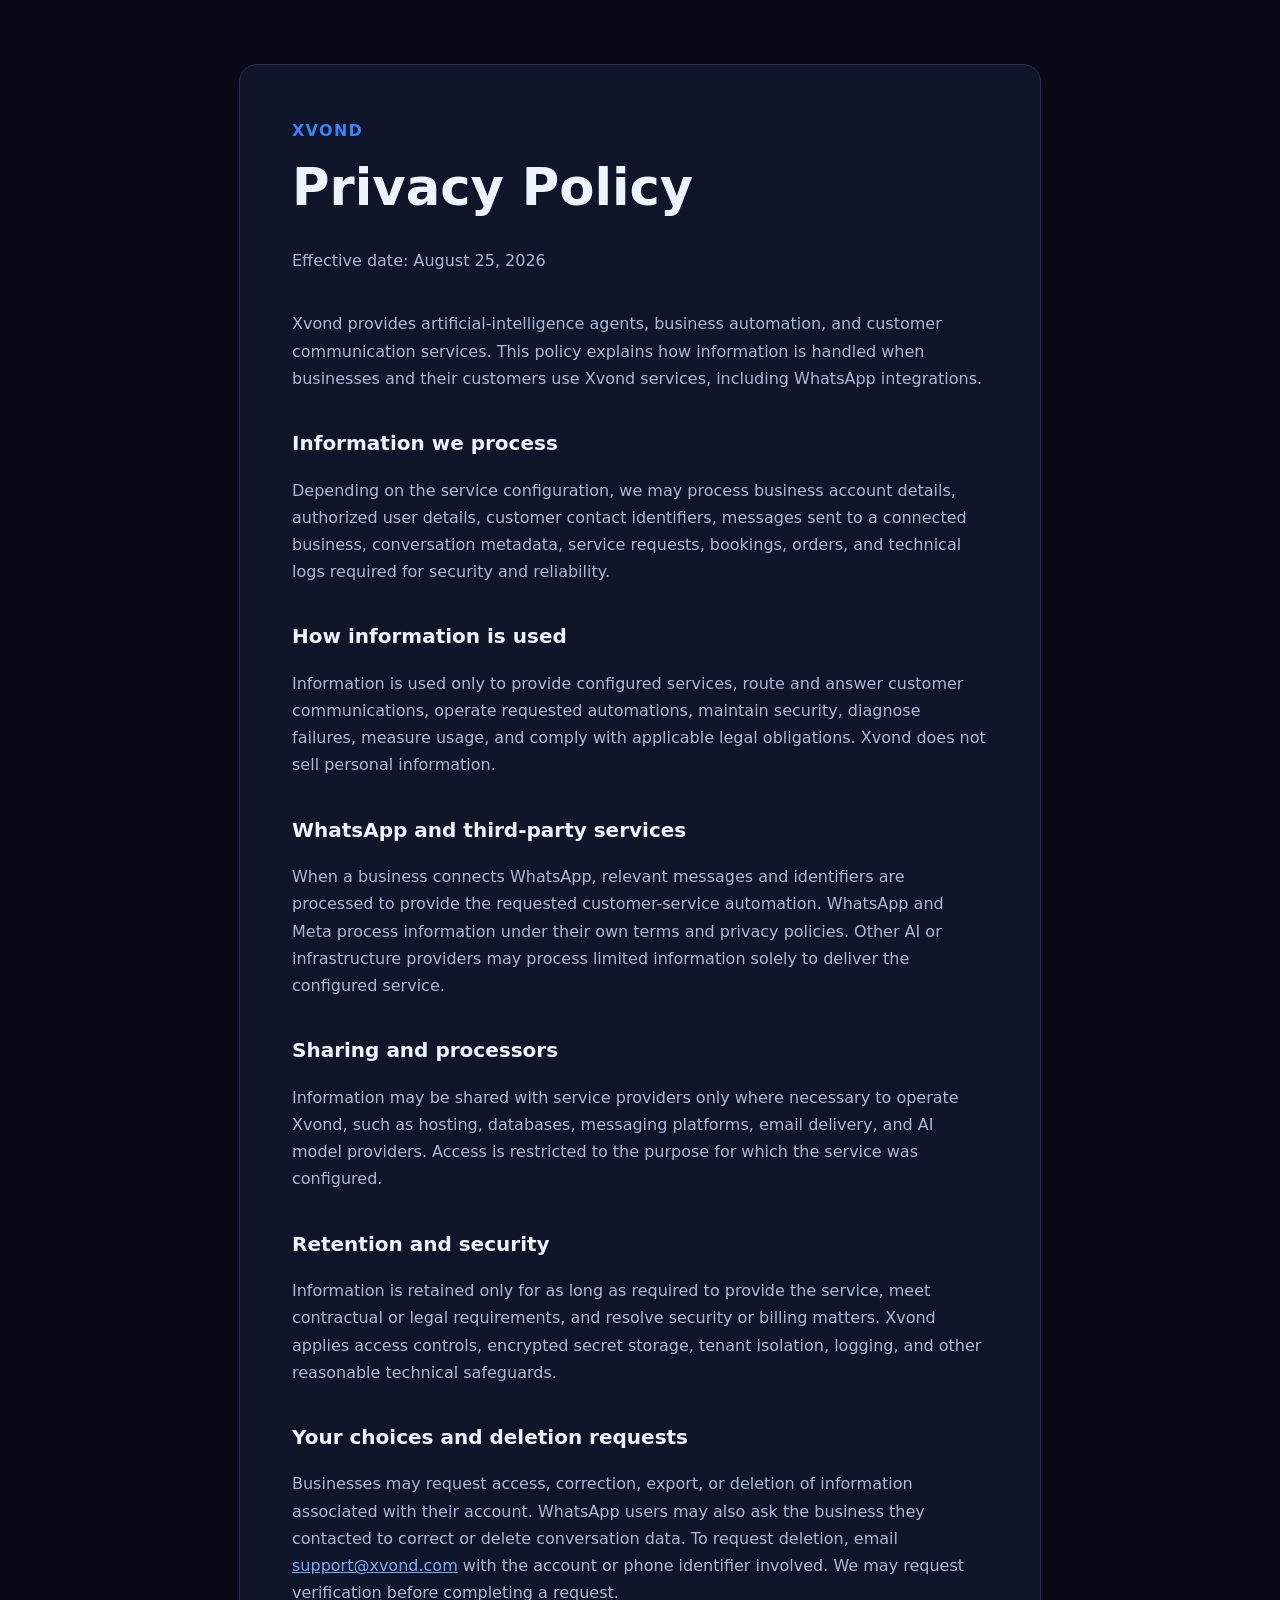
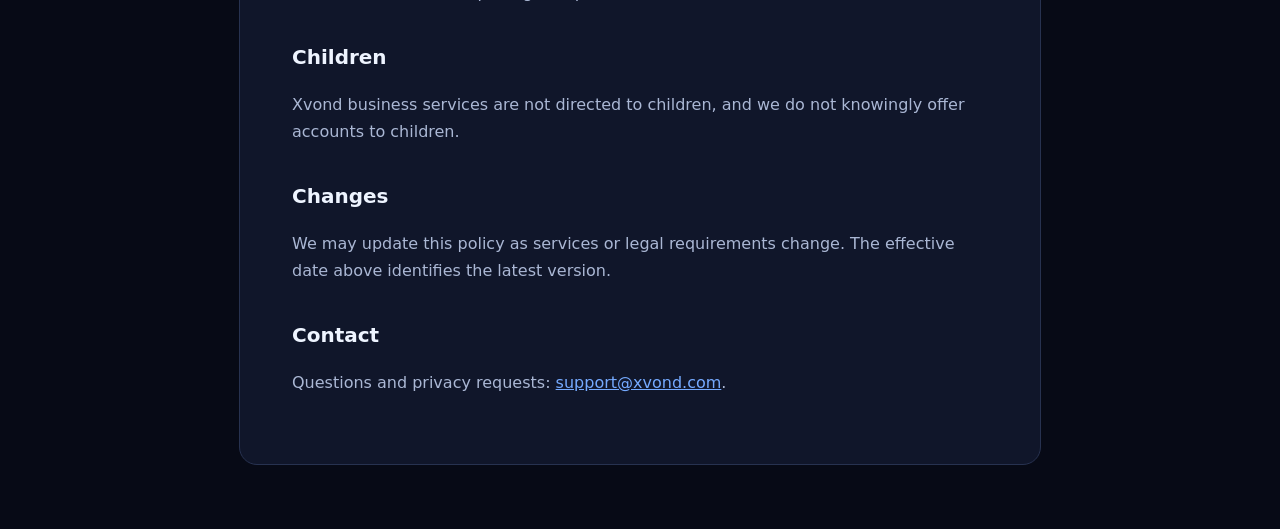
<file: frontend/privacy.html>
<!doctype html>
<html lang="en">
<head>
  <meta charset="utf-8">
  <meta name="viewport" content="width=device-width,initial-scale=1">
  <meta name="robots" content="noindex,follow">
  <title>Privacy Policy | Xvond</title>
  <style>
    :root{color-scheme:dark;--bg:#070a16;--card:#10162a;--text:#eef4ff;--muted:#aab7d4;--accent:#3b82f6;--line:#273250}
    *{box-sizing:border-box}body{margin:0;background:var(--bg);color:var(--text);font:16px/1.7 system-ui,-apple-system,Segoe UI,sans-serif}
    main{max-width:850px;margin:auto;padding:64px 24px}article{background:var(--card);border:1px solid var(--line);border-radius:18px;padding:clamp(24px,5vw,52px)}
    h1{font-size:clamp(2rem,5vw,3.2rem);margin:0 0 8px}h2{margin-top:34px;font-size:1.25rem}p,li{color:var(--muted)}
    a{color:#75aaff}.date{margin-bottom:36px}.brand{color:var(--accent);font-weight:800;letter-spacing:.08em}
  </style>
</head>
<body>
<main>
  <article>
    <div class="brand">XVOND</div>
    <h1>Privacy Policy</h1>
    <p class="date">Effective date: August 25, 2026</p>
    <p>Xvond provides artificial-intelligence agents, business automation, and customer communication services. This policy explains how information is handled when businesses and their customers use Xvond services, including WhatsApp integrations.</p>

    <h2>Information we process</h2>
    <p>Depending on the service configuration, we may process business account details, authorized user details, customer contact identifiers, messages sent to a connected business, conversation metadata, service requests, bookings, orders, and technical logs required for security and reliability.</p>

    <h2>How information is used</h2>
    <p>Information is used only to provide configured services, route and answer customer communications, operate requested automations, maintain security, diagnose failures, measure usage, and comply with applicable legal obligations. Xvond does not sell personal information.</p>

    <h2>WhatsApp and third-party services</h2>
    <p>When a business connects WhatsApp, relevant messages and identifiers are processed to provide the requested customer-service automation. WhatsApp and Meta process information under their own terms and privacy policies. Other AI or infrastructure providers may process limited information solely to deliver the configured service.</p>

    <h2>Sharing and processors</h2>
    <p>Information may be shared with service providers only where necessary to operate Xvond, such as hosting, databases, messaging platforms, email delivery, and AI model providers. Access is restricted to the purpose for which the service was configured.</p>

    <h2>Retention and security</h2>
    <p>Information is retained only for as long as required to provide the service, meet contractual or legal requirements, and resolve security or billing matters. Xvond applies access controls, encrypted secret storage, tenant isolation, logging, and other reasonable technical safeguards.</p>

    <h2>Your choices and deletion requests</h2>
    <p>Businesses may request access, correction, export, or deletion of information associated with their account. WhatsApp users may also ask the business they contacted to correct or delete conversation data. To request deletion, email <a href="mailto:support@xvond.com">support@xvond.com</a> with the account or phone identifier involved. We may request verification before completing a request.</p>

    <h2>Children</h2>
    <p>Xvond business services are not directed to children, and we do not knowingly offer accounts to children.</p>

    <h2>Changes</h2>
    <p>We may update this policy as services or legal requirements change. The effective date above identifies the latest version.</p>

    <h2>Contact</h2>
    <p>Questions and privacy requests: <a href="mailto:support@xvond.com">support@xvond.com</a>.</p>
  </article>
</main>
</body>
</html>
</file>
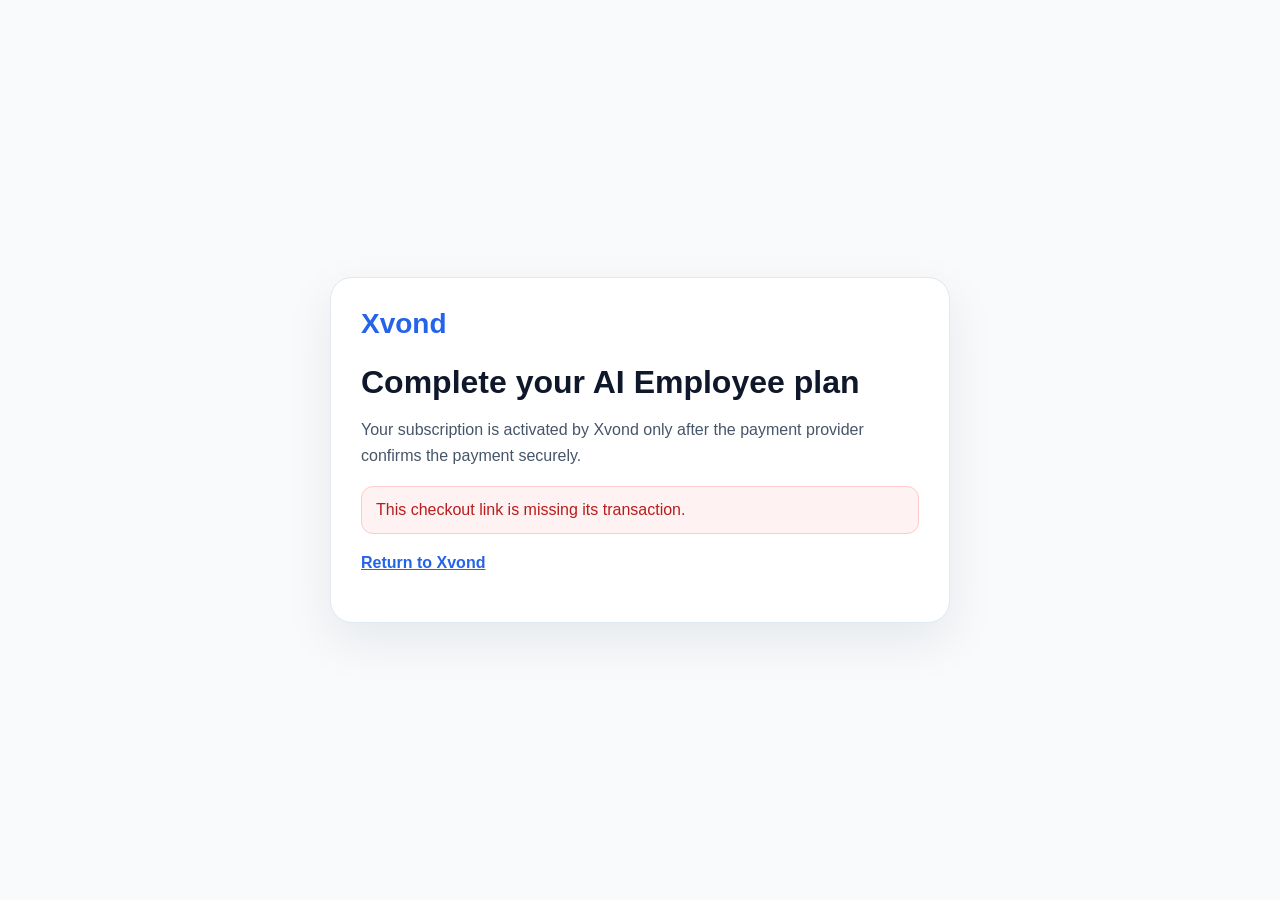
<file: frontend/public/checkout.html>
<!DOCTYPE html>
<html lang="en" dir="ltr">
<head>
  <meta charset="UTF-8">
  <meta name="viewport" content="width=device-width, initial-scale=1.0">
  <title>Xvond — Secure Checkout</title>
  <style>
    :root{font-family:Inter,Arial,sans-serif;color:#0f172a;background:#f8fafc}
    *{box-sizing:border-box}
    body{margin:0;min-height:100vh;display:grid;place-items:center;padding:24px}
    .card{width:min(620px,100%);background:#fff;border:1px solid #e2e8f0;border-radius:22px;padding:30px;box-shadow:0 18px 50px rgba(15,23,42,.08)}
    .brand{font-size:28px;font-weight:800;color:#2563eb;margin-bottom:24px}
    h1{margin:0 0 12px;font-size:32px}
    p{color:#475569;line-height:1.6}
    .status{margin-top:18px;padding:14px;border-radius:12px;background:#f8fafc;border:1px solid #e2e8f0}
    .error{color:#b91c1c;background:#fef2f2;border-color:#fecaca}
    a{color:#2563eb;font-weight:700}
  </style>
  <script src="https://cdn.paddle.com/paddle/v2/paddle.js"></script>
</head>
<body>
  <main class="card">
    <div class="brand">Xvond</div>
    <h1>Complete your AI Employee plan</h1>
    <p>Your subscription is activated by Xvond only after the payment provider confirms the payment securely.</p>
    <div id="status" class="status">Preparing secure checkout…</div>
    <p><a href="/customer-ui#employee-builder">Return to Xvond</a></p>
  </main>
<script>
(async () => {
  const status = document.getElementById("status");
  const params = new URLSearchParams(window.location.search);
  const transactionId = params.get("_ptxn") || params.get("transaction_id");

  const fail = (message) => {
    status.textContent = message;
    status.classList.add("error");
  };

  if (!transactionId) {
    fail("This checkout link is missing its transaction.");
    return;
  }

  try {
    const response = await fetch("/public/billing/config", {
      headers: {"Accept": "application/json"},
      credentials: "same-origin"
    });
    if (!response.ok) throw new Error("Billing configuration is unavailable.");
    const config = await response.json();
    if (!config.enabled || config.provider !== "paddle" || !config.client_token) {
      throw new Error("Online checkout is not enabled.");
    }
    if (!window.Paddle) throw new Error("Secure checkout could not be loaded.");

    if (config.environment === "sandbox") {
      window.Paddle.Environment.set("sandbox");
    }

    window.Paddle.Initialize({
      token: config.client_token,
      eventCallback: (event) => {
        if (event?.name === "checkout.completed") {
          status.textContent = "Payment received. Returning to Xvond…";
          window.setTimeout(() => {
            window.location.assign(config.success_url || "/customer-ui#employee-builder");
          }, 700);
        }
      }
    });

    status.textContent = "Secure checkout is ready.";
    window.Paddle.Checkout.open({
      transactionId,
      settings: {
        displayMode: "overlay",
        theme: "light",
        successUrl: config.success_url || "/customer-ui#employee-builder"
      }
    });
  } catch (error) {
    fail(error?.message || "Secure checkout is temporarily unavailable.");
  }
})();
</script>
</body>
</html>
</file>
